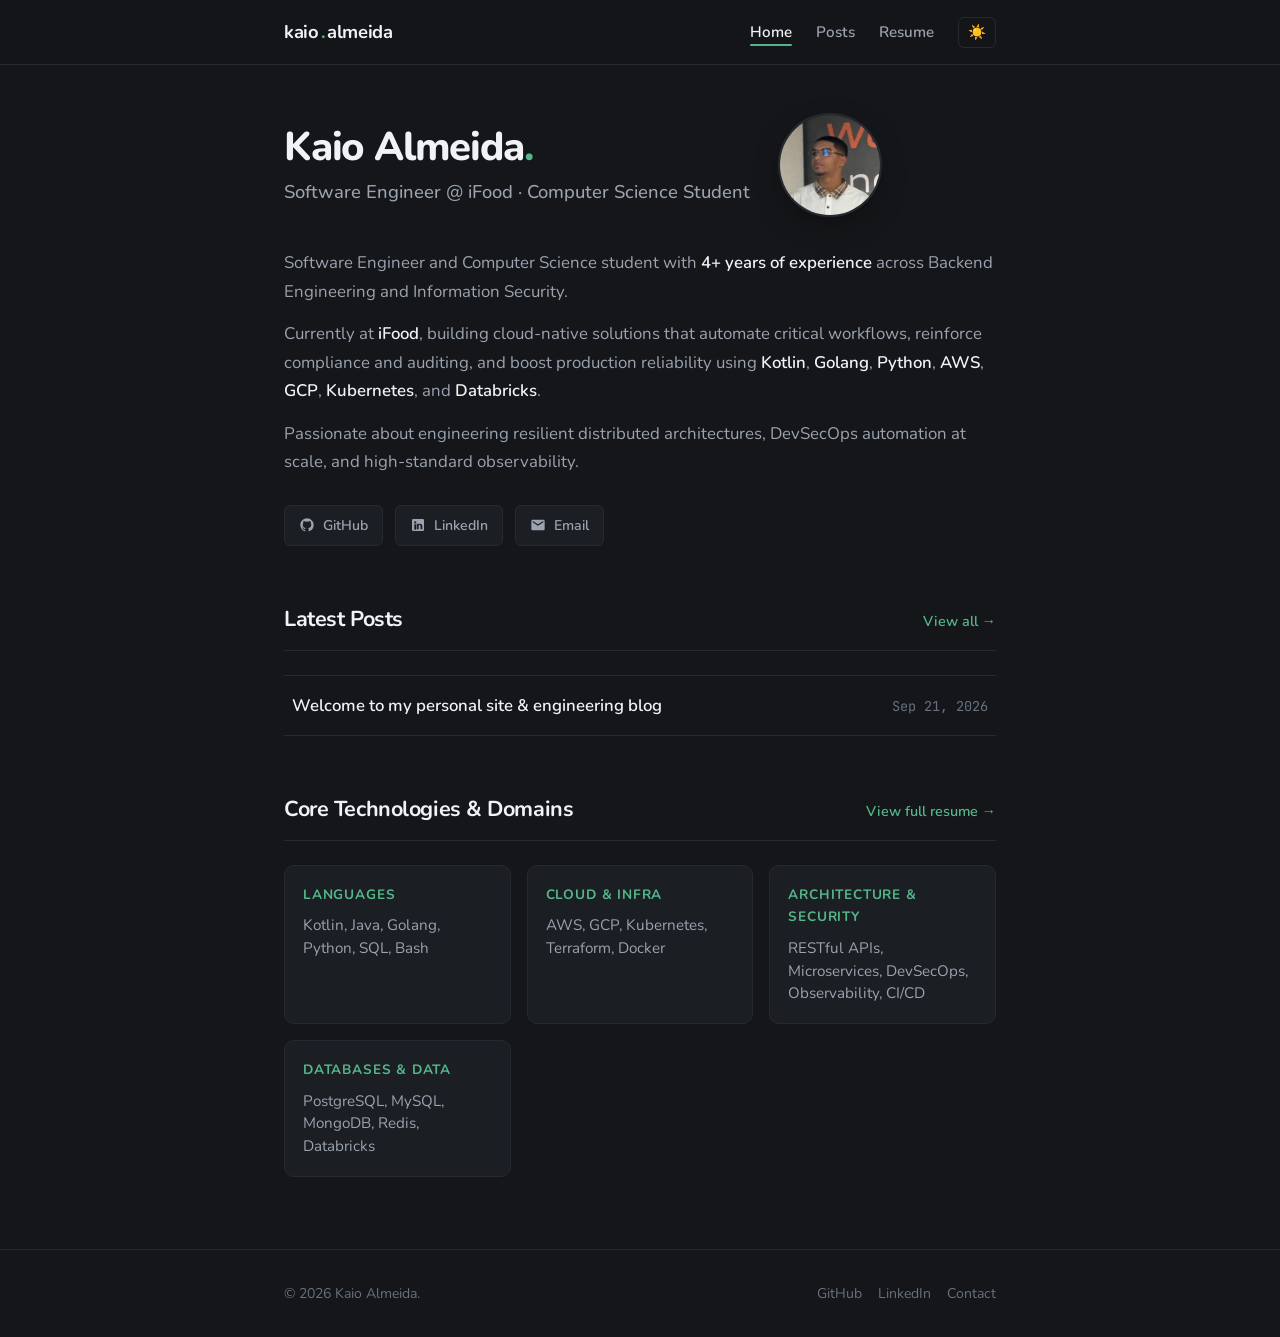
<file: index.html>
<!DOCTYPE html>
<html lang="en" data-theme="dark">
<head>
  <meta charset="UTF-8">
  <meta name="viewport" content="width=device-width, initial-scale=1.0">
  <title>Kaio Almeida — Software Engineer</title>
  <meta name="description" content="Personal site and portfolio of Kaio Almeida.">
  <link rel="stylesheet" href="css/style.css">
  <script src="js/main.js"></script>
</head>
<body>

  <!-- Site Header -->
  <header class="site-header">
    <div class="container nav-wrapper">
      <a href="/" class="brand">kaio<span class="accent">.</span>almeida</a>
      <nav>
        <ul class="nav-links">
          <li><a href="/" class="nav-link active">Home</a></li>
          <li><a href="/posts/" class="nav-link">Posts</a></li>
          <li><a href="/resume/" class="nav-link">Resume</a></li>
          <li>
            <button class="theme-toggle" aria-label="Toggle theme">☀️</button>
          </li>
        </ul>
      </nav>
    </div>
  </header>

  <!-- Main Content -->
  <main>
    <div class="container">
      
      <!-- Hero / Masthead -->
      <section class="hero">
        <div class="hero-profile">
          <div>
            <h1 class="hero-title">Kaio Almeida<span class="accent">.</span></h1>
            <p class="hero-tagline">Software Engineer @ iFood · Computer Science Student</p>
          </div>
          <img src="img/profile-photo.jpg" alt="Kaio Almeida" class="avatar">
        </div>

        <div class="hero-bio">
          <p>
            Software Engineer and Computer Science student with <strong>4+ years of experience</strong> across Backend Engineering and Information Security.
          </p>
          <p>
            Currently at <strong>iFood</strong>, building cloud-native solutions that automate critical workflows, reinforce compliance and auditing, and boost production reliability using <strong>Kotlin</strong>, <strong>Golang</strong>, <strong>Python</strong>, <strong>AWS</strong>, <strong>GCP</strong>, <strong>Kubernetes</strong>, and <strong>Databricks</strong>.
          </p>
          <p>
            Passionate about engineering resilient distributed architectures, DevSecOps automation at scale, and high-standard observability.
          </p>
        </div>

        <!-- Social Links -->
        <div class="social-links">
          <a href="https://github.com/kaioa1meida" target="_blank" rel="noopener noreferrer" class="social-pill">
            <svg viewBox="0 0 24 24"><path d="M12 2C6.477 2 2 6.484 2 12.017c0 4.425 2.865 8.18 6.839 9.504.5.092.682-.217.682-.483 0-.237-.008-.868-.013-1.703-2.782.605-3.369-1.343-3.369-1.343-.454-1.158-1.11-1.466-1.11-1.466-.908-.62.069-.608.069-.608 1.003.07 1.53 1.032 1.53 1.032.892 1.53 2.341 1.088 2.91.832.092-.647.35-1.088.636-1.338-2.22-.253-4.555-1.113-4.555-4.951 0-1.093.39-1.988 1.029-2.688-.103-.253-.446-1.272.098-2.65 0 0 .84-.27 2.75 1.026A9.564 9.564 0 0112 6.844c.85.004 1.705.115 2.504.337 1.909-1.296 2.747-1.027 2.747-1.027.546 1.379.202 2.398.1 2.651.64.7 1.028 1.595 1.028 2.688 0 3.848-2.339 4.695-4.566 4.943.359.309.678.92.678 1.855 0 1.338-.012 2.419-.012 2.747 0 .268.18.58.688.482A10.019 10.019 0 0022 12.017C22 6.484 17.522 2 12 2z"/></svg>
            GitHub
          </a>
          <a href="https://www.linkedin.com/in/kaioa1meida/" target="_blank" rel="noopener noreferrer" class="social-pill">
            <svg viewBox="0 0 24 24"><path d="M19 3a2 2 0 0 1 2 2v14a2 2 0 0 1-2 2H5a2 2 0 0 1-2-2V5a2 2 0 0 1 2-2h14m-.5 15.5v-5.3a3.26 3.26 0 0 0-3.26-3.26c-.85 0-1.84.52-2.28 1.3v-1.11h-2.79v8.37h2.79v-4.93c0-.77.62-1.4 1.39-1.4a1.4 1.4 0 0 1 1.4 1.4v4.93h2.75M6.46 10.9v8.37H9.2V10.9H6.46M7.83 6.45a1.65 1.65 0 1 0 0 3.3 1.65 1.65 0 0 0 0-3.3z"/></svg>
            LinkedIn
          </a>
          <a href="mailto:kaiohsilva04@gmail.com" class="social-pill">
            <svg viewBox="0 0 24 24"><path d="M20 4H4c-1.1 0-1.99.9-1.99 2L2 18c0 1.1.9 2 2 2h16c1.1 0 2-.9 2-2V6c0-1.1-.9-2-2-2zm0 4l-8 5-8-5V6l8 5 8-5v2z"/></svg>
            Email
          </a>
        </div>
      </section>

      <!-- Latest Posts Section -->
      <section style="margin-bottom: 56px;">
        <div class="section-header">
          <h2 class="section-title">Latest Posts</h2>
          <a href="/posts/" class="section-link">View all →</a>
        </div>
        <ul class="post-ledger">
          <li class="ledger-item">
            <a href="/posts/welcome-to-my-new-site/" class="ledger-link">
              <span class="ledger-title">Welcome to my personal site & engineering blog</span>
              <span class="ledger-meta">Sep 21, 2026</span>
            </a>
          </li>
        </ul>
      </section>

      <!-- Main Skills Overview -->
      <section>
        <div class="section-header">
          <h2 class="section-title">Core Technologies & Domains</h2>
          <a href="/resume/" class="section-link">View full resume →</a>
        </div>
        <div class="skills-grid">
          <div class="skill-card">
            <h3 class="skill-category">Languages</h3>
            <p class="skill-tags">Kotlin, Java, Golang, Python, SQL, Bash</p>
          </div>
          <div class="skill-card">
            <h3 class="skill-category">Cloud & Infra</h3>
            <p class="skill-tags">AWS, GCP, Kubernetes, Terraform, Docker</p>
          </div>
          <div class="skill-card">
            <h3 class="skill-category">Architecture & Security</h3>
            <p class="skill-tags">RESTful APIs, Microservices, DevSecOps, Observability, CI/CD</p>
          </div>
          <div class="skill-card">
            <h3 class="skill-category">Databases & Data</h3>
            <p class="skill-tags">PostgreSQL, MySQL, MongoDB, Redis, Databricks</p>
          </div>
        </div>
      </section>

    </div>
  </main>

  <!-- Site Footer -->
  <footer class="site-footer">
    <div class="container footer-content">
      <span>© 2026 Kaio Almeida.</span>
      <ul class="footer-links">
        <li><a href="https://github.com/kaioa1meida" target="_blank" rel="noopener noreferrer">GitHub</a></li>
        <li><a href="https://www.linkedin.com/in/kaioa1meida/" target="_blank" rel="noopener noreferrer">LinkedIn</a></li>
        <li><a href="mailto:kaiohsilva04@gmail.com">Contact</a></li>
      </ul>
    </div>
  </footer>

</body>
</html>
</file>
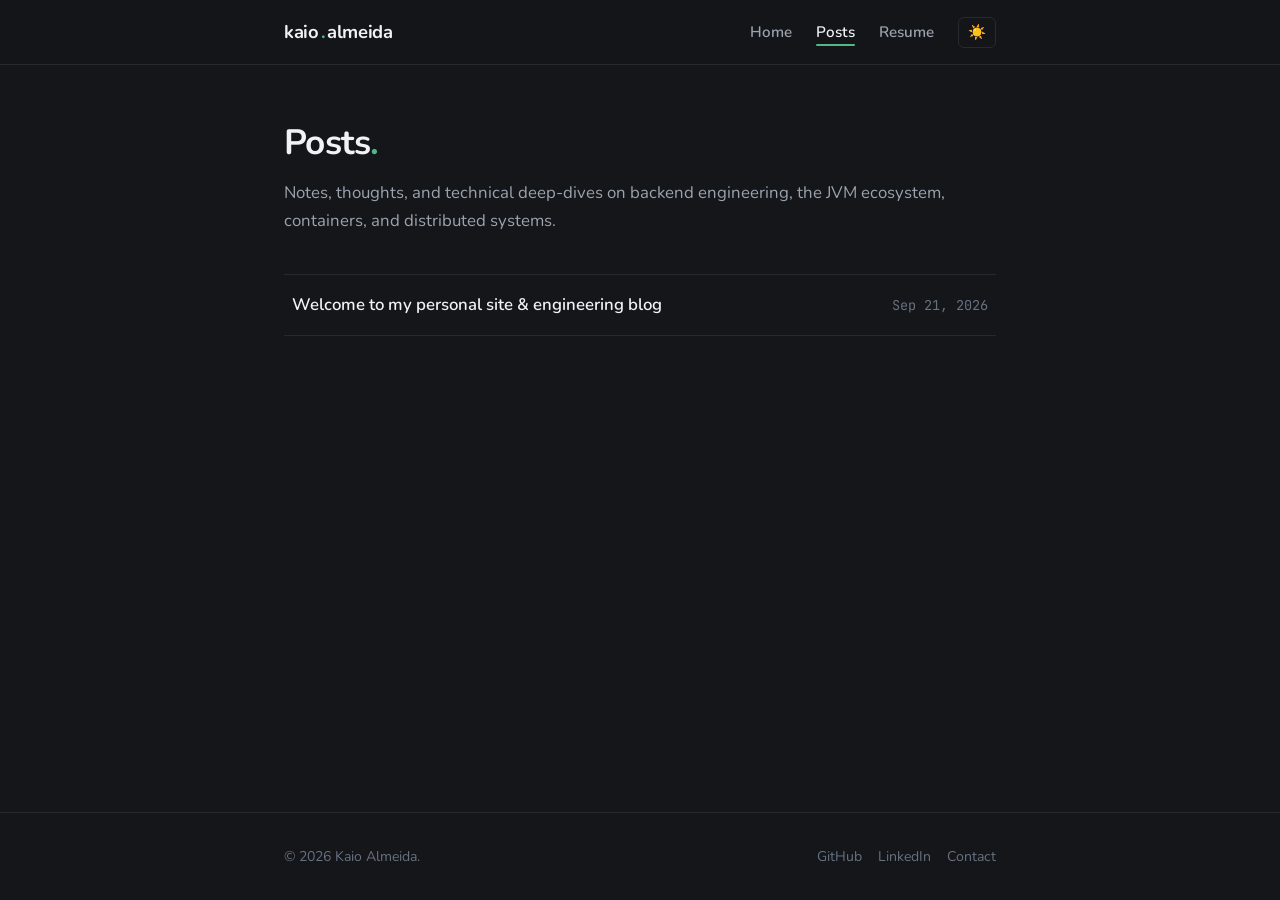
<file: posts/index.html>
<!DOCTYPE html>
<html lang="en" data-theme="dark">
<head>
  <meta charset="UTF-8">
  <meta name="viewport" content="width=device-width, initial-scale=1.0">
  <title>Posts — Kaio Almeida</title>
  <meta name="description" content="Articles, notes, and technical write-ups on software engineering, backend architectures, and distributed systems by Kaio Almeida.">
  <link rel="stylesheet" href="../css/style.css">
  <script src="../js/main.js"></script>
</head>
<body>

  <!-- Site Header -->
  <header class="site-header">
    <div class="container nav-wrapper">
      <a href="/" class="brand">kaio<span class="accent">.</span>almeida</a>
      <nav>
        <ul class="nav-links">
          <li><a href="/" class="nav-link">Home</a></li>
          <li><a href="/posts/" class="nav-link active">Posts</a></li>
          <li><a href="/resume/" class="nav-link">Resume</a></li>
          <li>
            <button class="theme-toggle" aria-label="Toggle theme">☀️</button>
          </li>
        </ul>
      </nav>
    </div>
  </header>

  <!-- Main Content -->
  <main>
    <div class="container">
      
      <div style="margin-bottom: 40px;">
        <h1 class="section-title" style="font-size: 2.2rem; margin-bottom: 8px;">Posts<span class="accent">.</span></h1>
        <p style="color: var(--text-muted); font-size: 1.05rem;">
          Notes, thoughts, and technical deep-dives on backend engineering, the JVM ecosystem, containers, and distributed systems.
        </p>
      </div>

      <!-- Ledger of Posts -->
      <ul class="post-ledger">
        <li class="ledger-item">
          <a href="/posts/welcome-to-my-new-site/" class="ledger-link">
            <span class="ledger-title">Welcome to my personal site & engineering blog</span>
            <span class="ledger-meta">Sep 21, 2026</span>
          </a>
        </li>
      </ul>

    </div>
  </main>

  <!-- Site Footer -->
  <footer class="site-footer">
    <div class="container footer-content">
      <span>© 2026 Kaio Almeida.</span>
      <ul class="footer-links">
        <li><a href="https://github.com/kaioa1meida" target="_blank" rel="noopener noreferrer">GitHub</a></li>
        <li><a href="https://www.linkedin.com/in/kaioa1meida/" target="_blank" rel="noopener noreferrer">LinkedIn</a></li>
        <li><a href="mailto:kaiohsilva04@gmail.com">Contact</a></li>
      </ul>
    </div>
  </footer>

</body>
</html>
</file>
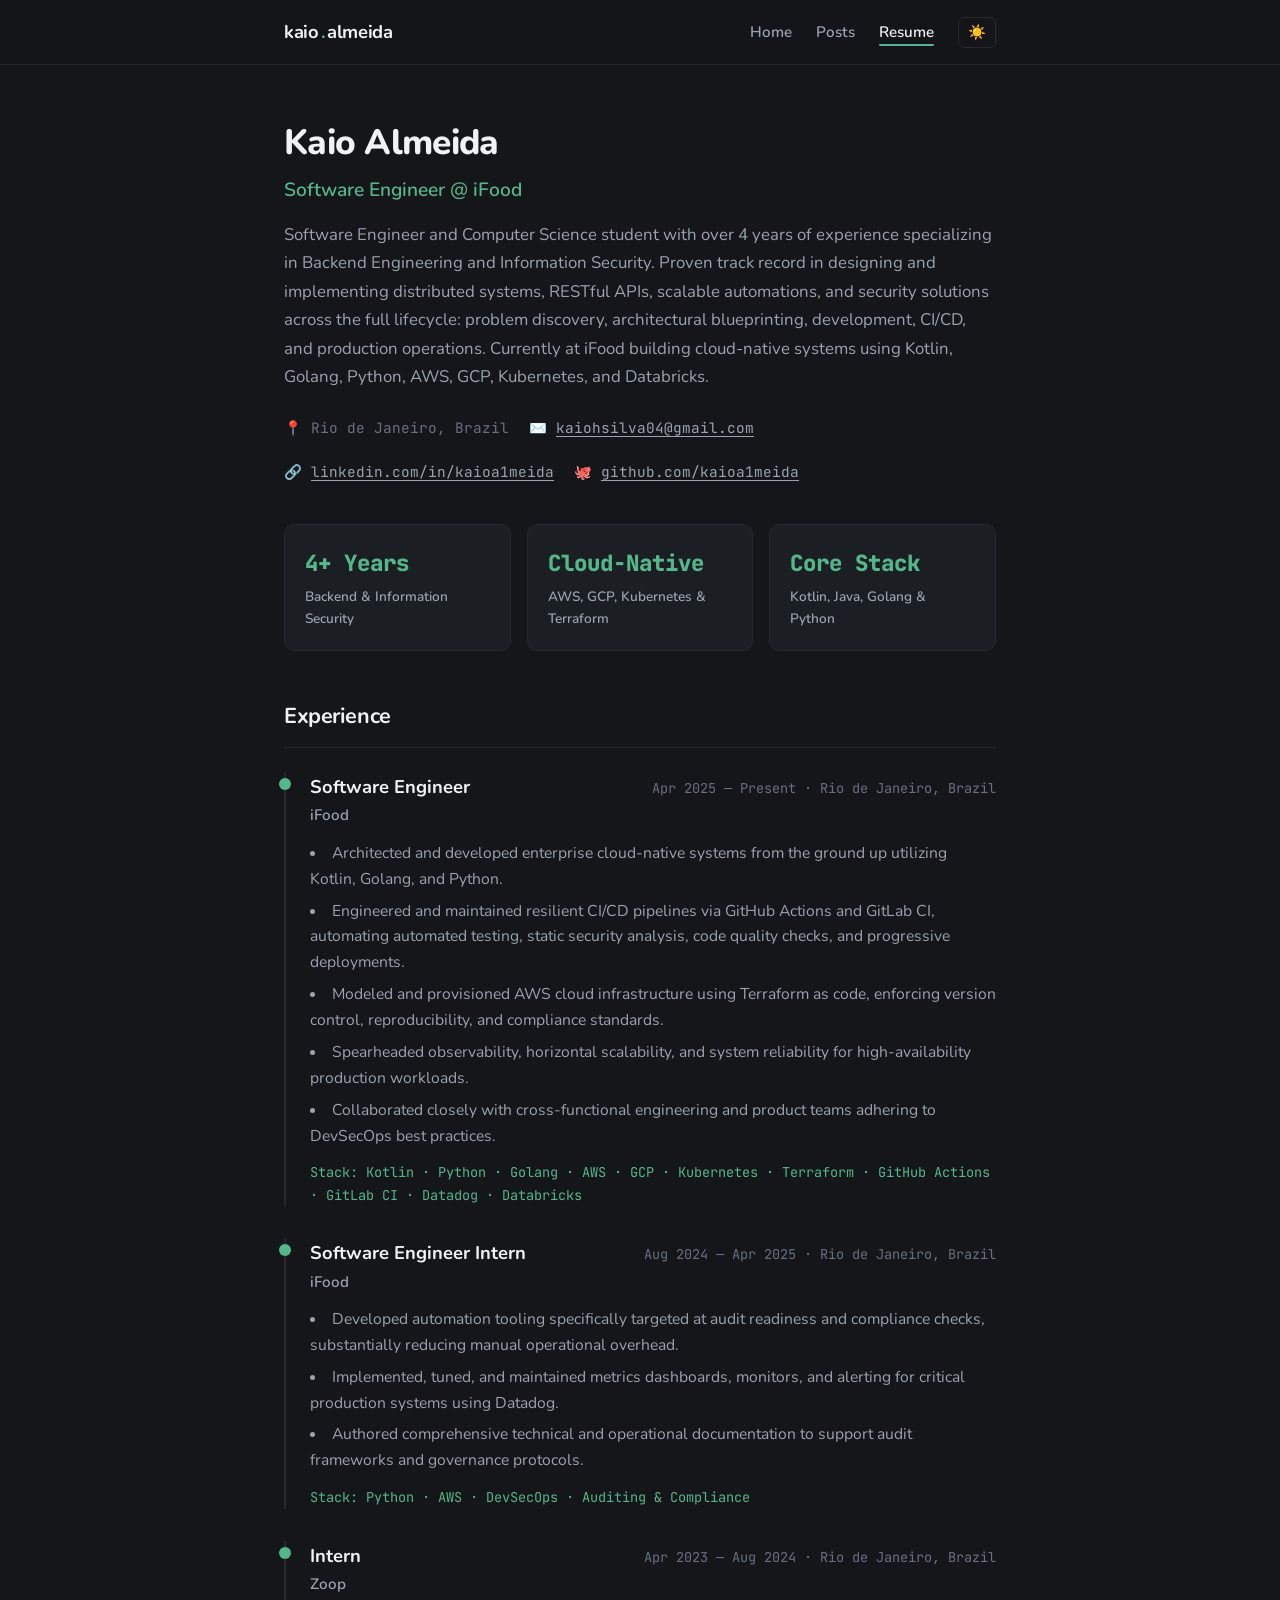
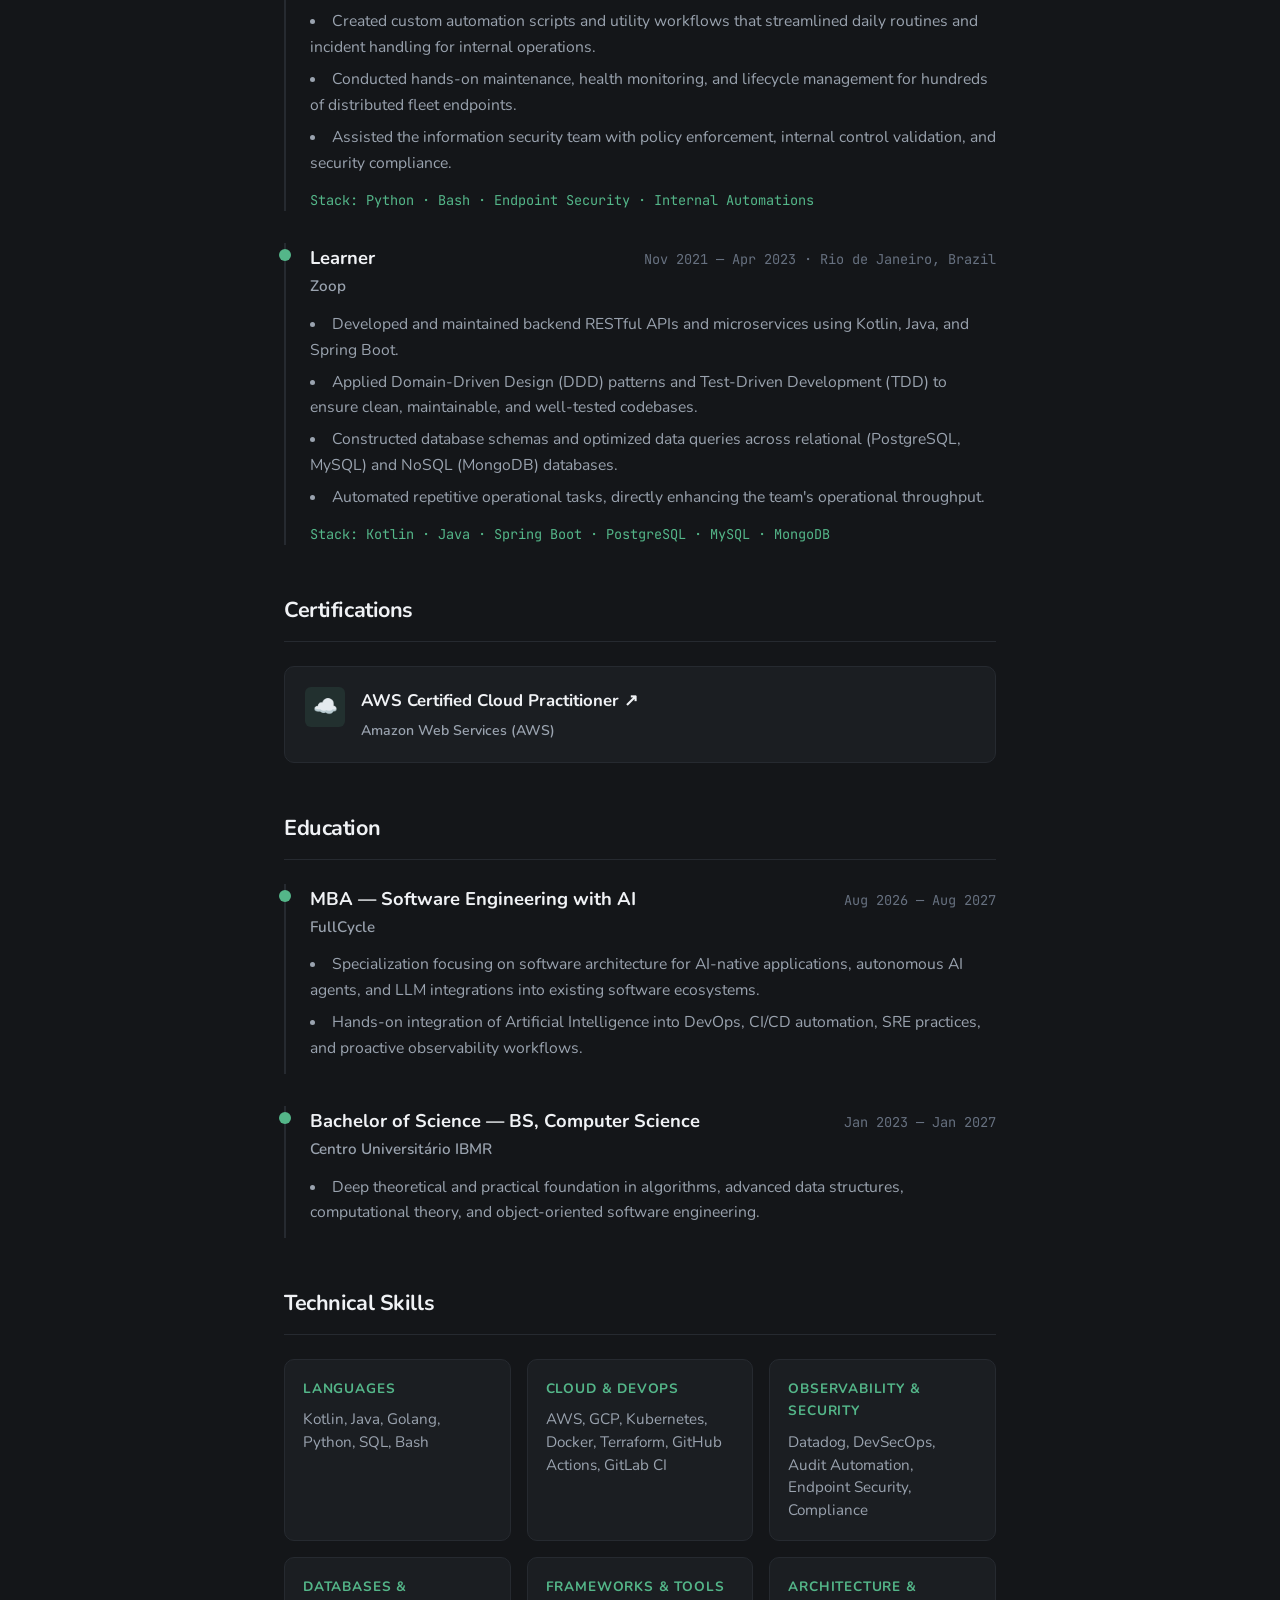
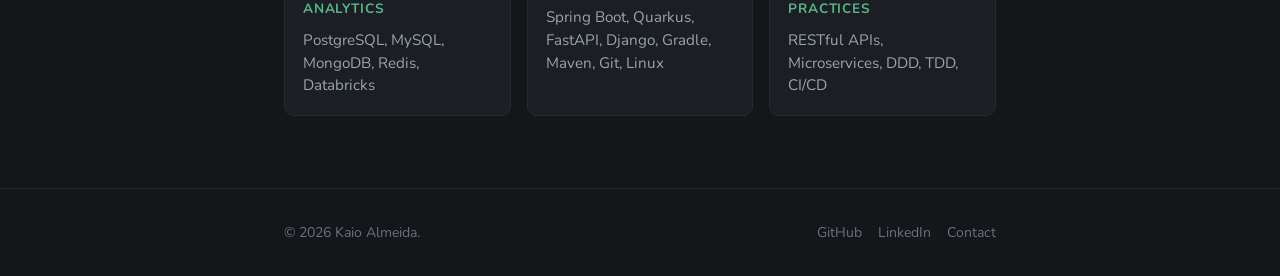
<file: resume/index.html>
<!DOCTYPE html>
<html lang="en" data-theme="dark">

<head>
  <meta charset="UTF-8">
  <meta name="viewport" content="width=device-width, initial-scale=1.0">
  <title>Resume — Kaio Almeida</title>
  <meta name="description" content="Professional resume of Kaio Almeida.">
  <link rel="stylesheet" href="../css/style.css">
  <script src="../js/main.js"></script>
</head>

<body>

  <!-- Site Header -->
  <header class="site-header">
    <div class="container nav-wrapper">
      <a href="/" class="brand">kaio<span class="accent">.</span>almeida</a>
      <nav>
        <ul class="nav-links">
          <li><a href="/" class="nav-link">Home</a></li>
          <li><a href="/posts/" class="nav-link">Posts</a></li>
          <li><a href="/resume/" class="nav-link active">Resume</a></li>
          <li>
            <button class="theme-toggle" aria-label="Toggle theme">☀️</button>
          </li>
        </ul>
      </nav>
    </div>
  </header>

  <!-- Main Content -->
  <main>
    <div class="container">

      <!-- Resume Header -->
      <section class="resume-header">
        <h1 class="resume-name">Kaio Almeida</h1>
        <p class="resume-role">Software Engineer @ iFood</p>
        <p class="resume-summary">
          Software Engineer and Computer Science student with over 4 years of experience specializing in Backend
          Engineering and Information Security. Proven track record in designing and implementing distributed systems,
          RESTful APIs, scalable automations, and security solutions across the full lifecycle: problem discovery,
          architectural blueprinting, development, CI/CD, and production operations. Currently at iFood building
          cloud-native systems using Kotlin, Golang, Python, AWS, GCP, Kubernetes, and Databricks.
        </p>
        <div class="resume-meta">
          <span>📍 Rio de Janeiro, Brazil</span>
          <span>✉️ <a href="mailto:kaiohsilva04@gmail.com">kaiohsilva04@gmail.com</a></span>
          <span>🔗 <a href="https://linkedin.com/in/kaioa1meida/" target="_blank"
              rel="noopener noreferrer">linkedin.com/in/kaioa1meida</a></span>
          <span>🐙 <a href="https://github.com/kaioa1meida" target="_blank"
              rel="noopener noreferrer">github.com/kaioa1meida</a></span>
        </div>
      </section>

      <!-- Highlights Box -->
      <div class="highlights-box">
        <div class="highlight-card">
          <div class="highlight-val">4+ Years</div>
          <div class="highlight-label">Backend & Information Security</div>
        </div>
        <div class="highlight-card">
          <div class="highlight-val">Cloud-Native</div>
          <div class="highlight-label">AWS, GCP, Kubernetes & Terraform</div>
        </div>
        <div class="highlight-card">
          <div class="highlight-val">Core Stack</div>
          <div class="highlight-label">Kotlin, Java, Golang & Python</div>
        </div>
      </div>

      <!-- Experience Section -->
      <section style="margin-bottom: 48px;">
        <div class="section-header">
          <h2 class="section-title">Experience</h2>
        </div>

        <div class="timeline">
          <!-- iFood - Software Engineer -->
          <div class="timeline-item">
            <div class="timeline-header">
              <div>
                <h3 class="timeline-role">Software Engineer</h3>
                <span class="timeline-company">iFood</span>
              </div>
              <span class="timeline-period">Apr 2025 — Present · Rio de Janeiro, Brazil</span>
            </div>
            <ul class="timeline-bullets">
              <li>Architected and developed enterprise cloud-native systems from the ground up utilizing Kotlin, Golang,
                and Python.</li>
              <li>Engineered and maintained resilient CI/CD pipelines via GitHub Actions and GitLab CI, automating
                automated testing, static security analysis, code quality checks, and progressive deployments.</li>
              <li>Modeled and provisioned AWS cloud infrastructure using Terraform as code, enforcing version control,
                reproducibility, and compliance standards.</li>
              <li>Spearheaded observability, horizontal scalability, and system reliability for high-availability
                production workloads.</li>
              <li>Collaborated closely with cross-functional engineering and product teams adhering to DevSecOps best
                practices.</li>
            </ul>
            <div class="timeline-stack">
              Stack: Kotlin · Python · Golang · AWS · GCP · Kubernetes · Terraform · GitHub Actions · GitLab CI ·
              Datadog · Databricks
            </div>
          </div>

          <!-- iFood - Intern -->
          <div class="timeline-item">
            <div class="timeline-header">
              <div>
                <h3 class="timeline-role">Software Engineer Intern</h3>
                <span class="timeline-company">iFood</span>
              </div>
              <span class="timeline-period">Aug 2024 — Apr 2025 · Rio de Janeiro, Brazil</span>
            </div>
            <ul class="timeline-bullets">
              <li>Developed automation tooling specifically targeted at audit readiness and compliance checks,
                substantially reducing manual operational overhead.</li>
              <li>Implemented, tuned, and maintained metrics dashboards, monitors, and alerting for critical production
                systems using Datadog.</li>
              <li>Authored comprehensive technical and operational documentation to support audit frameworks and
                governance protocols.</li>
            </ul>
            <div class="timeline-stack">
              Stack: Python · AWS · DevSecOps · Auditing & Compliance
            </div>
          </div>

          <!-- Zoop - Intern -->
          <div class="timeline-item">
            <div class="timeline-header">
              <div>
                <h3 class="timeline-role">Intern</h3>
                <span class="timeline-company">Zoop</span>
              </div>
              <span class="timeline-period">Apr 2023 — Aug 2024 · Rio de Janeiro, Brazil</span>
            </div>
            <ul class="timeline-bullets">
              <li>Created custom automation scripts and utility workflows that streamlined daily routines and incident
                handling for internal operations.</li>
              <li>Conducted hands-on maintenance, health monitoring, and lifecycle management for hundreds of
                distributed fleet endpoints.</li>
              <li>Assisted the information security team with policy enforcement, internal control validation, and
                security compliance.</li>
            </ul>
            <div class="timeline-stack">
              Stack: Python · Bash · Endpoint Security · Internal Automations
            </div>
          </div>

          <!-- Zoop - Learner -->
          <div class="timeline-item">
            <div class="timeline-header">
              <div>
                <h3 class="timeline-role">Learner</h3>
                <span class="timeline-company">Zoop</span>
              </div>
              <span class="timeline-period">Nov 2021 — Apr 2023 · Rio de Janeiro, Brazil</span>
            </div>
            <ul class="timeline-bullets">
              <li>Developed and maintained backend RESTful APIs and microservices using Kotlin, Java, and Spring Boot.
              </li>
              <li>Applied Domain-Driven Design (DDD) patterns and Test-Driven Development (TDD) to ensure clean,
                maintainable, and well-tested codebases.</li>
              <li>Constructed database schemas and optimized data queries across relational (PostgreSQL, MySQL) and
                NoSQL (MongoDB) databases.</li>
              <li>Automated repetitive operational tasks, directly enhancing the team's operational throughput.</li>
            </ul>
            <div class="timeline-stack">
              Stack: Kotlin · Java · Spring Boot · PostgreSQL · MySQL · MongoDB
            </div>
          </div>
        </div>
      </section>

      <!-- Certifications Section -->
      <section style="margin-bottom: 48px;">
        <div class="section-header">
          <h2 class="section-title">Certifications</h2>
        </div>
        <div class="cert-grid">
          <a href="https://www.credly.com/badges/b59abad5-a6a7-419f-8718-a90e61ea1bb3/public_url" target="_blank"
            rel="noopener noreferrer" class="cert-card">
            <div class="cert-icon">☁️</div>
            <div class="cert-info">
              <h3>AWS Certified Cloud Practitioner ↗</h3>
              <p class="cert-issuer">Amazon Web Services (AWS)</p>
            </div>
          </a>
        </div>
      </section>

      <!-- Education Section -->
      <section style="margin-bottom: 48px;">
        <div class="section-header">
          <h2 class="section-title">Education</h2>
        </div>

        <div class="timeline">
          <!-- MBA -->
          <div class="timeline-item">
            <div class="timeline-header">
              <div>
                <h3 class="timeline-role">MBA — Software Engineering with AI</h3>
                <span class="timeline-company">FullCycle</span>
              </div>
              <span class="timeline-period">Aug 2026 — Aug 2027</span>
            </div>
            <ul class="timeline-bullets">
              <li>Specialization focusing on software architecture for AI-native applications, autonomous AI agents, and
                LLM integrations into existing software ecosystems.</li>
              <li>Hands-on integration of Artificial Intelligence into DevOps, CI/CD automation, SRE practices, and
                proactive observability workflows.</li>
            </ul>
          </div>

          <!-- Bachelor -->
          <div class="timeline-item">
            <div class="timeline-header">
              <div>
                <h3 class="timeline-role">Bachelor of Science — BS, Computer Science</h3>
                <span class="timeline-company">Centro Universitário IBMR</span>
              </div>
              <span class="timeline-period">Jan 2023 — Jan 2027</span>
            </div>
            <ul class="timeline-bullets">
              <li>Deep theoretical and practical foundation in algorithms, advanced data structures, computational
                theory, and object-oriented software engineering.</li>
            </ul>
          </div>
        </div>
      </section>
      <!-- Technical Skills Matrix -->
      <section>
        <div class="section-header">
          <h2 class="section-title">Technical Skills</h2>
        </div>
        <div class="skills-grid">
          <div class="skill-card">
            <h3 class="skill-category">Languages</h3>
            <p class="skill-tags">Kotlin, Java, Golang, Python, SQL, Bash</p>
          </div>
          <div class="skill-card">
            <h3 class="skill-category">Cloud & DevOps</h3>
            <p class="skill-tags">AWS, GCP, Kubernetes, Docker, Terraform, GitHub Actions, GitLab CI</p>
          </div>
          <div class="skill-card">
            <h3 class="skill-category">Observability & Security</h3>
            <p class="skill-tags">Datadog, DevSecOps, Audit Automation, Endpoint Security, Compliance</p>
          </div>
          <div class="skill-card">
            <h3 class="skill-category">Databases & Analytics</h3>
            <p class="skill-tags">PostgreSQL, MySQL, MongoDB, Redis, Databricks</p>
          </div>
          <div class="skill-card">
            <h3 class="skill-category">Frameworks & Tools</h3>
            <p class="skill-tags">Spring Boot, Quarkus, FastAPI, Django, Gradle, Maven, Git, Linux</p>
          </div>
          <div class="skill-card">
            <h3 class="skill-category">Architecture & Practices</h3>
            <p class="skill-tags">RESTful APIs, Microservices, DDD, TDD, CI/CD</p>
          </div>
        </div>
      </section>

    </div>
  </main>

  <!-- Site Footer -->
  <footer class="site-footer">
    <div class="container footer-content">
      <span>© 2026 Kaio Almeida.</span>
      <ul class="footer-links">
        <li><a href="https://github.com/kaioa1meida" target="_blank" rel="noopener noreferrer">GitHub</a></li>
        <li><a href="https://www.linkedin.com/in/kaioa1meida/" target="_blank" rel="noopener noreferrer">LinkedIn</a>
        </li>
        <li><a href="mailto:kaiohsilva04@gmail.com">Contact</a></li>
      </ul>
    </div>
  </footer>

</body>

</html>
</file>
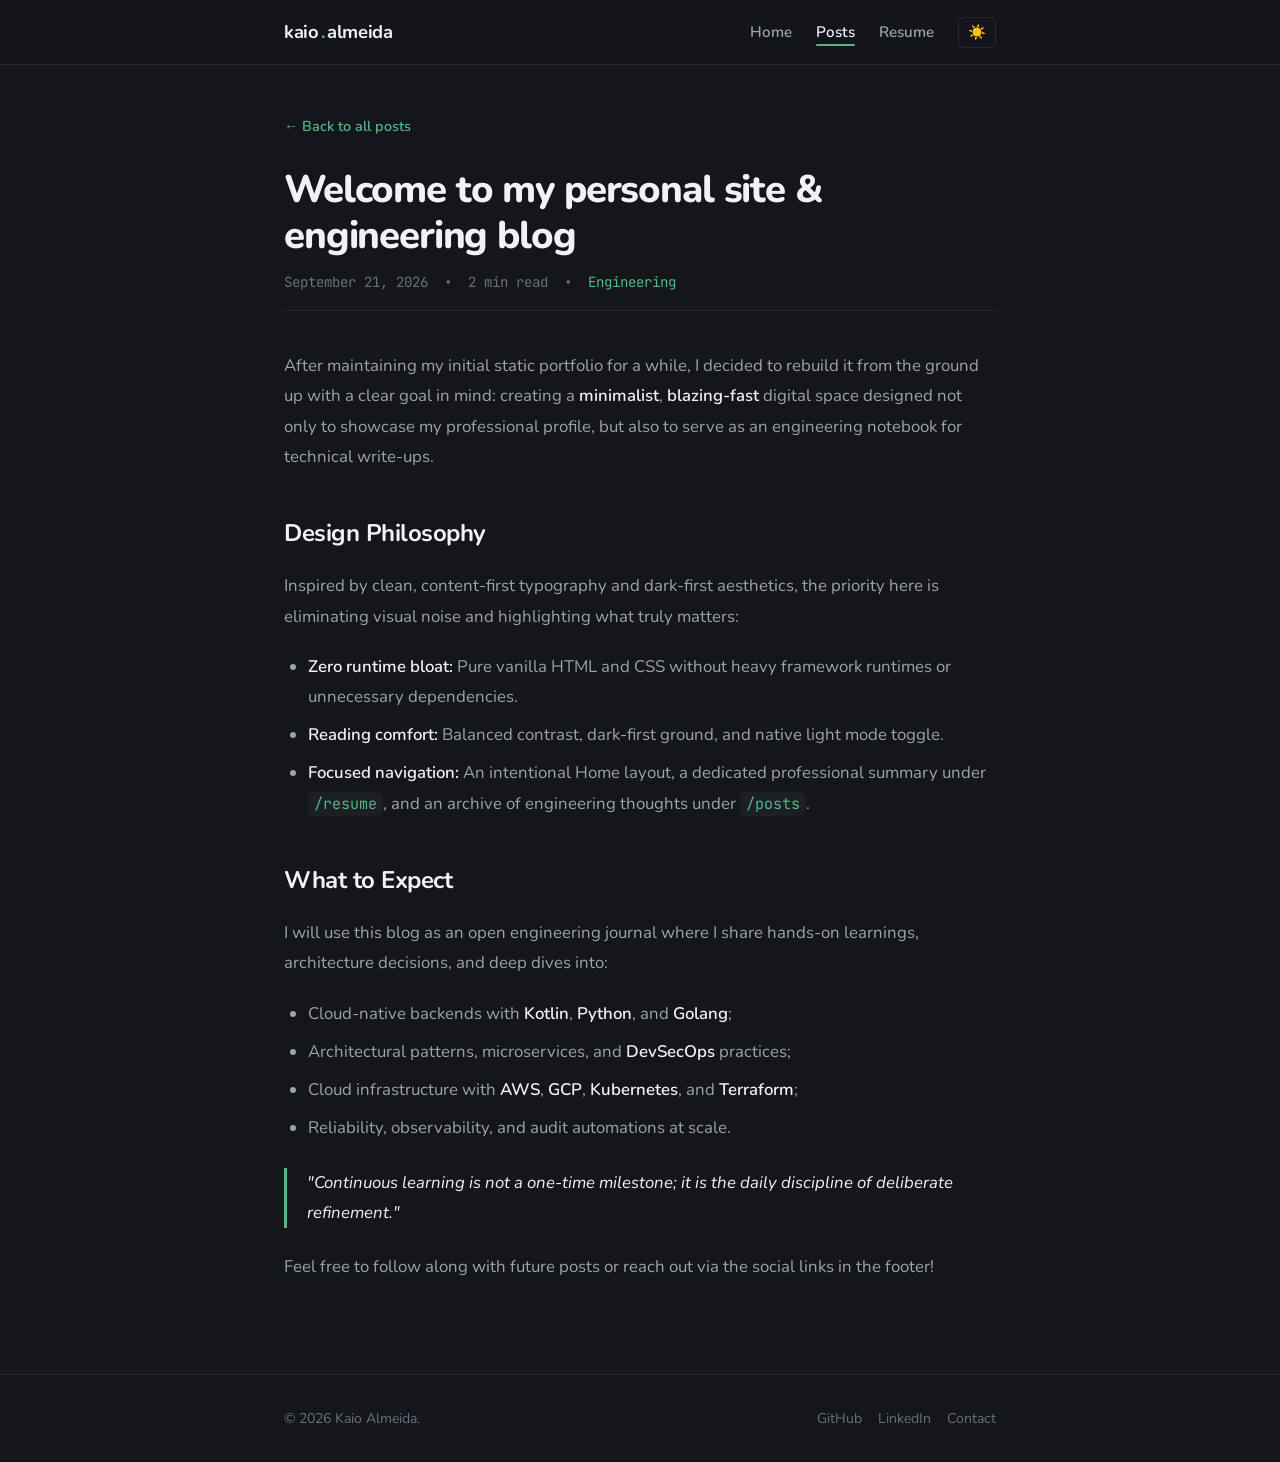
<file: posts/welcome-to-my-new-site/index.html>
<!DOCTYPE html>
<html lang="en" data-theme="dark">
<head>
  <meta charset="UTF-8">
  <meta name="viewport" content="width=device-width, initial-scale=1.0">
  <title>Welcome to my personal site & engineering blog — Kaio Almeida</title>
  <meta name="description" content="A new chapter: why I rebuilt my personal site from scratch and what I plan to document here.">
  <link rel="stylesheet" href="../../css/style.css">
  <script src="../../js/main.js"></script>
</head>
<body>

  <!-- Site Header -->
  <header class="site-header">
    <div class="container nav-wrapper">
      <a href="/" class="brand">kaio<span class="accent">.</span>almeida</a>
      <nav>
        <ul class="nav-links">
          <li><a href="/" class="nav-link">Home</a></li>
          <li><a href="/posts/" class="nav-link active">Posts</a></li>
          <li><a href="/resume/" class="nav-link">Resume</a></li>
          <li>
            <button class="theme-toggle" aria-label="Toggle theme">☀️</button>
          </li>
        </ul>
      </nav>
    </div>
  </header>

  <!-- Main Content -->
  <main>
    <div class="container">
      
      <a href="/posts/" class="back-link">← Back to all posts</a>

      <article>
        <header class="article-header">
          <h1 class="article-title">Welcome to my personal site & engineering blog</h1>
          <div class="article-meta">
            <span>September 21, 2026</span>
            <span>•</span>
            <span>2 min read</span>
            <span>•</span>
            <span class="accent">Engineering</span>
          </div>
        </header>

        <div class="prose">
          <p>
            After maintaining my initial static portfolio for a while, I decided to rebuild it from the ground up with a clear goal in mind: creating a <strong>minimalist</strong>, <strong>blazing-fast</strong> digital space designed not only to showcase my professional profile, but also to serve as an engineering notebook for technical write-ups.
          </p>

          <h2>Design Philosophy</h2>
          <p>
            Inspired by clean, content-first typography and dark-first aesthetics, the priority here is eliminating visual noise and highlighting what truly matters:
          </p>

          <ul>
            <li><strong>Zero runtime bloat:</strong> Pure vanilla HTML and CSS without heavy framework runtimes or unnecessary dependencies.</li>
            <li><strong>Reading comfort:</strong> Balanced contrast, dark-first ground, and native light mode toggle.</li>
            <li><strong>Focused navigation:</strong> An intentional Home layout, a dedicated professional summary under <code>/resume</code>, and an archive of engineering thoughts under <code>/posts</code>.</li>
          </ul>

          <h2>What to Expect</h2>
          <p>
            I will use this blog as an open engineering journal where I share hands-on learnings, architecture decisions, and deep dives into:
          </p>
          <ul>
            <li>Cloud-native backends with <strong>Kotlin</strong>, <strong>Python</strong>, and <strong>Golang</strong>;</li>
            <li>Architectural patterns, microservices, and <strong>DevSecOps</strong> practices;</li>
            <li>Cloud infrastructure with <strong>AWS</strong>, <strong>GCP</strong>, <strong>Kubernetes</strong>, and <strong>Terraform</strong>;</li>
            <li>Reliability, observability, and audit automations at scale.</li>
          </ul>

          <blockquote>
            "Continuous learning is not a one-time milestone; it is the daily discipline of deliberate refinement."
          </blockquote>

          <p>
            Feel free to follow along with future posts or reach out via the social links in the footer!
          </p>
        </div>
      </article>

    </div>
  </main>

  <!-- Site Footer -->
  <footer class="site-footer">
    <div class="container footer-content">
      <span>© 2026 Kaio Almeida.</span>
      <ul class="footer-links">
        <li><a href="https://github.com/kaioa1meida" target="_blank" rel="noopener noreferrer">GitHub</a></li>
        <li><a href="https://www.linkedin.com/in/kaioa1meida/" target="_blank" rel="noopener noreferrer">LinkedIn</a></li>
        <li><a href="mailto:kaiohsilva04@gmail.com">Contact</a></li>
      </ul>
    </div>
  </footer>

</body>
</html>
</file>
<file: css/style.css>
@import url('https://fonts.googleapis.com/css2?family=Nunito:ital,wght@0,300;0,400;0,500;0,600;0,700;0,800;1,400&family=JetBrains+Mono:wght@400;500&display=swap');

:root {
  --bg: #141619;
  --bg-surface: #1b1e22;
  --bg-surface-hover: #22262b;
  --bg-code: #1c1f24;
  --text: #f0f2f5;
  --text-muted: #9aa3af;
  --text-subtle: #677180;
  --border: #262a30;
  --border-focus: #3a414b;
  --accent: #54b689;
  --accent-soft: rgba(84, 182, 137, 0.12);
  --accent-hover: #68c79c;
  --radius-sm: 6px;
  --radius-md: 10px;
  --radius-lg: 16px;
  --shadow: 0 10px 30px -10px rgba(0, 0, 0, 0.5);
  --font-main: 'Nunito', -apple-system, BlinkMacSystemFont, 'Segoe UI', Roboto, sans-serif;
  --font-mono: 'JetBrains Mono', SFMono-Regular, Menlo, Monaco, Consolas, monospace;
  --max-width: 760px;
  --nav-height: 64px;
}

[data-theme="light"] {
  --bg: #f9f8f6;
  --bg-surface: #ffffff;
  --bg-surface-hover: #f3f0ea;
  --bg-code: #edeae2;
  --text: #1f2328;
  --text-muted: #57606a;
  --text-subtle: #8c959f;
  --border: #e6e2d9;
  --border-focus: #c8c2b5;
  --accent: #2e8b57;
  --accent-soft: rgba(46, 139, 87, 0.12);
  --accent-hover: #246e45;
  --shadow: 0 10px 30px -10px rgba(0, 0, 0, 0.08);
}

*, *::before, *::after {
  box-sizing: border-box;
  margin: 0;
  padding: 0;
}

html {
  font-family: var(--font-main);
  font-size: 16px;
  background-color: var(--bg);
  color: var(--text);
  scroll-behavior: smooth;
  -webkit-font-smoothing: antialiased;
  -moz-osx-font-smoothing: grayscale;
}

body {
  min-height: 100vh;
  display: flex;
  flex-direction: column;
  line-height: 1.65;
  transition: background-color 0.25s ease, color 0.25s ease;
}

a {
  color: inherit;
  text-decoration: none;
  transition: color 0.2s ease, opacity 0.2s ease;
}

.container {
  width: 100%;
  max-width: var(--max-width);
  margin: 0 auto;
  padding: 0 24px;
}

.site-header {
  position: sticky;
  top: 0;
  z-index: 100;
  background-color: rgba(20, 22, 25, 0.85);
  backdrop-filter: blur(12px);
  -webkit-backdrop-filter: blur(12px);
  border-bottom: 1px solid var(--border);
  transition: background-color 0.25s ease, border-color 0.25s ease;
}

[data-theme="light"] .site-header {
  background-color: rgba(249, 248, 246, 0.88);
}

.nav-wrapper {
  display: flex;
  align-items: center;
  justify-content: space-between;
  height: var(--nav-height);
}

.brand {
  font-size: 1.15rem;
  font-weight: 700;
  letter-spacing: -0.02em;
  display: inline-flex;
  align-items: center;
  gap: 2px;
}

.brand:hover {
  opacity: 0.85;
}

.accent {
  color: var(--accent);
}

.nav-links {
  display: flex;
  align-items: center;
  list-style: none;
  gap: 24px;
}

.nav-link {
  font-size: 0.95rem;
  font-weight: 600;
  color: var(--text-muted);
  position: relative;
  padding: 4px 0;
}

.nav-link:hover {
  color: var(--text);
}

.nav-link.active {
  color: var(--text);
}

.nav-link.active::after {
  content: '';
  position: absolute;
  left: 0;
  bottom: 0;
  width: 100%;
  height: 2px;
  background-color: var(--accent);
  border-radius: 2px;
}

.theme-toggle {
  background: none;
  border: 1px solid var(--border);
  border-radius: var(--radius-sm);
  padding: 6px 9px;
  cursor: pointer;
  color: var(--text-muted);
  display: flex;
  align-items: center;
  justify-content: center;
  font-size: 0.9rem;
  transition: all 0.2s ease;
}

.theme-toggle:hover {
  color: var(--text);
  border-color: var(--border-focus);
  background-color: var(--bg-surface);
}

main {
  flex: 1;
  padding-top: 48px;
  padding-bottom: 72px;
}

.hero {
  margin-bottom: 56px;
}

.hero-profile {
  display: flex;
  align-items: center;
  gap: 28px;
  margin-bottom: 32px;
}

.avatar {
  width: 104px;
  height: 104px;
  border-radius: 50%;
  object-fit: cover;
  border: 2px solid var(--border);
  box-shadow: var(--shadow);
  flex-shrink: 0;
}

.hero-title {
  font-size: 2.5rem;
  font-weight: 800;
  letter-spacing: -0.03em;
  line-height: 1.15;
  margin-bottom: 8px;
}

.hero-tagline {
  font-size: 1.15rem;
  color: var(--text-muted);
  font-weight: 500;
  line-height: 1.5;
}

.hero-bio {
  font-size: 1.05rem;
  color: var(--text-muted);
  line-height: 1.7;
  margin-bottom: 28px;
}

.hero-bio p {
  margin-bottom: 14px;
}

.hero-bio strong {
  color: var(--text);
  font-weight: 600;
}

/* Social Icon Badges */
.social-links {
  display: flex;
  flex-wrap: wrap;
  gap: 12px;
  align-items: center;
}

.social-pill {
  display: inline-flex;
  align-items: center;
  gap: 8px;
  padding: 8px 14px;
  font-size: 0.88rem;
  font-weight: 600;
  border-radius: var(--radius-sm);
  background-color: var(--bg-surface);
  border: 1px solid var(--border);
  color: var(--text-muted);
  transition: all 0.2s ease;
}

.social-pill:hover {
  color: var(--text);
  border-color: var(--border-focus);
  background-color: var(--bg-surface-hover);
  transform: translateY(-1px);
}

.social-pill svg {
  width: 16px;
  height: 16px;
  fill: currentColor;
}

/* Section Common Headers */
.section-header {
  display: flex;
  align-items: baseline;
  justify-content: space-between;
  margin-bottom: 24px;
  border-bottom: 1px solid var(--border);
  padding-bottom: 12px;
}

.section-title {
  font-size: 1.35rem;
  font-weight: 700;
  letter-spacing: -0.02em;
}

.section-link {
  font-size: 0.9rem;
  font-weight: 600;
  color: var(--accent);
}

.section-link:hover {
  text-decoration: underline;
}

.post-ledger {
  list-style: none;
  display: flex;
  flex-direction: column;
}

.ledger-item {
  border-bottom: 1px solid var(--border);
}

.ledger-item:first-child {
  border-top: 1px solid var(--border);
}

.ledger-link {
  display: flex;
  justify-content: space-between;
  align-items: baseline;
  padding: 16px 8px;
  border-radius: var(--radius-sm);
  transition: background-color 0.2s ease, padding 0.2s ease;
}

.ledger-link:hover {
  background-color: var(--bg-surface);
  padding-left: 14px;
  padding-right: 14px;
}

.ledger-title {
  font-size: 1.05rem;
  font-weight: 600;
  color: var(--text);
  margin-right: 16px;
}

.ledger-link:hover .ledger-title {
  color: var(--accent);
}

.ledger-meta {
  font-size: 0.85rem;
  color: var(--text-subtle);
  font-family: var(--font-mono);
  white-space: nowrap;
}

.skills-grid {
  display: grid;
  grid-template-columns: repeat(auto-fit, minmax(220px, 1fr));
  gap: 16px;
  margin-top: 24px;
}

.skill-card {
  background-color: var(--bg-surface);
  border: 1px solid var(--border);
  border-radius: var(--radius-md);
  padding: 18px;
  transition: border-color 0.2s ease;
}

.skill-card:hover {
  border-color: var(--border-focus);
}

.skill-category {
  font-size: 0.85rem;
  font-weight: 700;
  text-transform: uppercase;
  letter-spacing: 0.06em;
  color: var(--accent);
  margin-bottom: 8px;
}

.skill-tags {
  font-size: 0.95rem;
  color: var(--text-muted);
  line-height: 1.5;
}

.resume-header {
  margin-bottom: 40px;
}

.resume-name {
  font-size: 2.2rem;
  font-weight: 800;
  letter-spacing: -0.02em;
  margin-bottom: 4px;
}

.resume-role {
  font-size: 1.2rem;
  color: var(--accent);
  font-weight: 600;
  margin-bottom: 14px;
}

.resume-summary {
  font-size: 1.05rem;
  color: var(--text-muted);
  line-height: 1.7;
  margin-bottom: 24px;
}

.resume-meta {
  display: flex;
  flex-wrap: wrap;
  gap: 20px;
  font-size: 0.9rem;
  color: var(--text-subtle);
  font-family: var(--font-mono);
}

.resume-meta a {
  color: var(--text-muted);
  text-decoration: underline;
  text-underline-offset: 3px;
}

.resume-meta a:hover {
  color: var(--accent);
}

/* Highlights Box */
.highlights-box {
  display: grid;
  grid-template-columns: repeat(auto-fit, minmax(180px, 1fr));
  gap: 16px;
  margin: 32px 0 48px;
}

.highlight-card {
  background-color: var(--bg-surface);
  border: 1px solid var(--border);
  border-radius: var(--radius-md);
  padding: 20px;
  text-align: left;
}

.highlight-val {
  font-size: 1.4rem;
  font-weight: 800;
  color: var(--accent);
  margin-bottom: 4px;
  font-family: var(--font-mono);
}

.highlight-label {
  font-size: 0.85rem;
  color: var(--text-muted);
  font-weight: 600;
}

.cert-grid {
  display: grid;
  grid-template-columns: repeat(auto-fit, minmax(280px, 1fr));
  gap: 16px;
  margin-top: 20px;
}

.cert-card {
  background-color: var(--bg-surface);
  border: 1px solid var(--border);
  border-radius: var(--radius-md);
  padding: 20px;
  display: flex;
  align-items: flex-start;
  gap: 16px;
  transition: border-color 0.2s ease, transform 0.2s ease;
}

.cert-card:hover {
  border-color: var(--border-focus);
  transform: translateY(-2px);
}

.cert-icon {
  width: 40px;
  height: 40px;
  border-radius: var(--radius-sm);
  background-color: var(--accent-soft);
  color: var(--accent);
  display: flex;
  align-items: center;
  justify-content: center;
  font-size: 1.25rem;
  flex-shrink: 0;
}

.cert-info h3 {
  font-size: 1.05rem;
  font-weight: 700;
  color: var(--text);
  margin-bottom: 4px;
}

.cert-issuer {
  font-size: 0.88rem;
  color: var(--text-muted);
  font-weight: 600;
}

.timeline {
  display: flex;
  flex-direction: column;
  gap: 32px;
  margin-bottom: 48px;
}

.timeline-item {
  position: relative;
  padding-left: 24px;
  border-left: 2px solid var(--border);
}

.timeline-item::before {
  content: '';
  position: absolute;
  left: -7px;
  top: 6px;
  width: 12px;
  height: 12px;
  border-radius: 50%;
  background-color: var(--accent);
}

.timeline-header {
  display: flex;
  justify-content: space-between;
  align-items: baseline;
  flex-wrap: wrap;
  gap: 8px;
  margin-bottom: 6px;
}

.timeline-role {
  font-size: 1.15rem;
  font-weight: 700;
  color: var(--text);
}

.timeline-company {
  color: var(--text-muted);
  font-weight: 600;
  font-size: 0.95rem;
}

.timeline-period {
  font-size: 0.85rem;
  color: var(--text-subtle);
  font-family: var(--font-mono);
}

.timeline-bullets {
  list-style: disc inside;
  margin: 12px 0;
  color: var(--text-muted);
  font-size: 0.98rem;
  line-height: 1.65;
}

.timeline-bullets li {
  margin-bottom: 6px;
}

.timeline-stack {
  font-size: 0.85rem;
  font-family: var(--font-mono);
  color: var(--accent);
  margin-top: 8px;
}

.article-header {
  margin-bottom: 40px;
}

.article-title {
  font-size: 2.4rem;
  font-weight: 800;
  letter-spacing: -0.03em;
  line-height: 1.2;
  margin-bottom: 12px;
}

.article-meta {
  display: flex;
  align-items: center;
  gap: 16px;
  font-size: 0.88rem;
  color: var(--text-subtle);
  font-family: var(--font-mono);
  border-bottom: 1px solid var(--border);
  padding-bottom: 16px;
}

.prose {
  font-size: 1.05rem;
  color: var(--text-muted);
  line-height: 1.8;
}

.prose p {
  margin-bottom: 20px;
}

.prose h2 {
  font-size: 1.5rem;
  font-weight: 700;
  color: var(--text);
  margin: 40px 0 16px;
  letter-spacing: -0.02em;
}

.prose h3 {
  font-size: 1.25rem;
  font-weight: 600;
  color: var(--text);
  margin: 30px 0 12px;
}

.prose ul, .prose ol {
  margin: 0 0 24px 24px;
}

.prose li {
  margin-bottom: 8px;
}

.prose strong {
  color: var(--text);
  font-weight: 600;
}

.prose code {
  font-family: var(--font-mono);
  font-size: 0.9em;
  background-color: var(--bg-code);
  padding: 2px 6px;
  border-radius: var(--radius-sm);
  color: var(--accent);
}

.prose pre {
  background-color: var(--bg-surface);
  border: 1px solid var(--border);
  border-radius: var(--radius-md);
  padding: 16px 20px;
  overflow-x: auto;
  margin: 24px 0;
}

.prose pre code {
  background: none;
  padding: 0;
  color: var(--text);
  font-size: 0.92rem;
}

.prose blockquote {
  border-left: 3px solid var(--accent);
  padding-left: 20px;
  margin: 24px 0;
  font-style: italic;
  color: var(--text);
}

.back-link {
  display: inline-flex;
  align-items: center;
  gap: 6px;
  font-size: 0.9rem;
  color: var(--accent);
  font-weight: 600;
  margin-bottom: 28px;
}

.back-link:hover {
  text-decoration: underline;
}

.site-footer {
  border-top: 1px solid var(--border);
  padding: 32px 0;
  margin-top: auto;
  font-size: 0.88rem;
  color: var(--text-subtle);
}

.footer-content {
  display: flex;
  justify-content: space-between;
  align-items: center;
  flex-wrap: wrap;
  gap: 16px;
}

.footer-links {
  display: flex;
  gap: 16px;
  list-style: none;
}

.footer-links a:hover {
  color: var(--text);
}

@media (max-width: 640px) {
  .hero-profile {
    flex-direction: column-reverse;
    align-items: flex-start;
    gap: 20px;
  }
  
  .avatar {
    width: 84px;
    height: 84px;
  }

  .hero-title {
    font-size: 2rem;
  }

  .nav-links {
    gap: 16px;
  }

  .ledger-link {
    flex-direction: column;
    gap: 4px;
  }

  .article-title {
    font-size: 1.85rem;
  }
}
</file>
